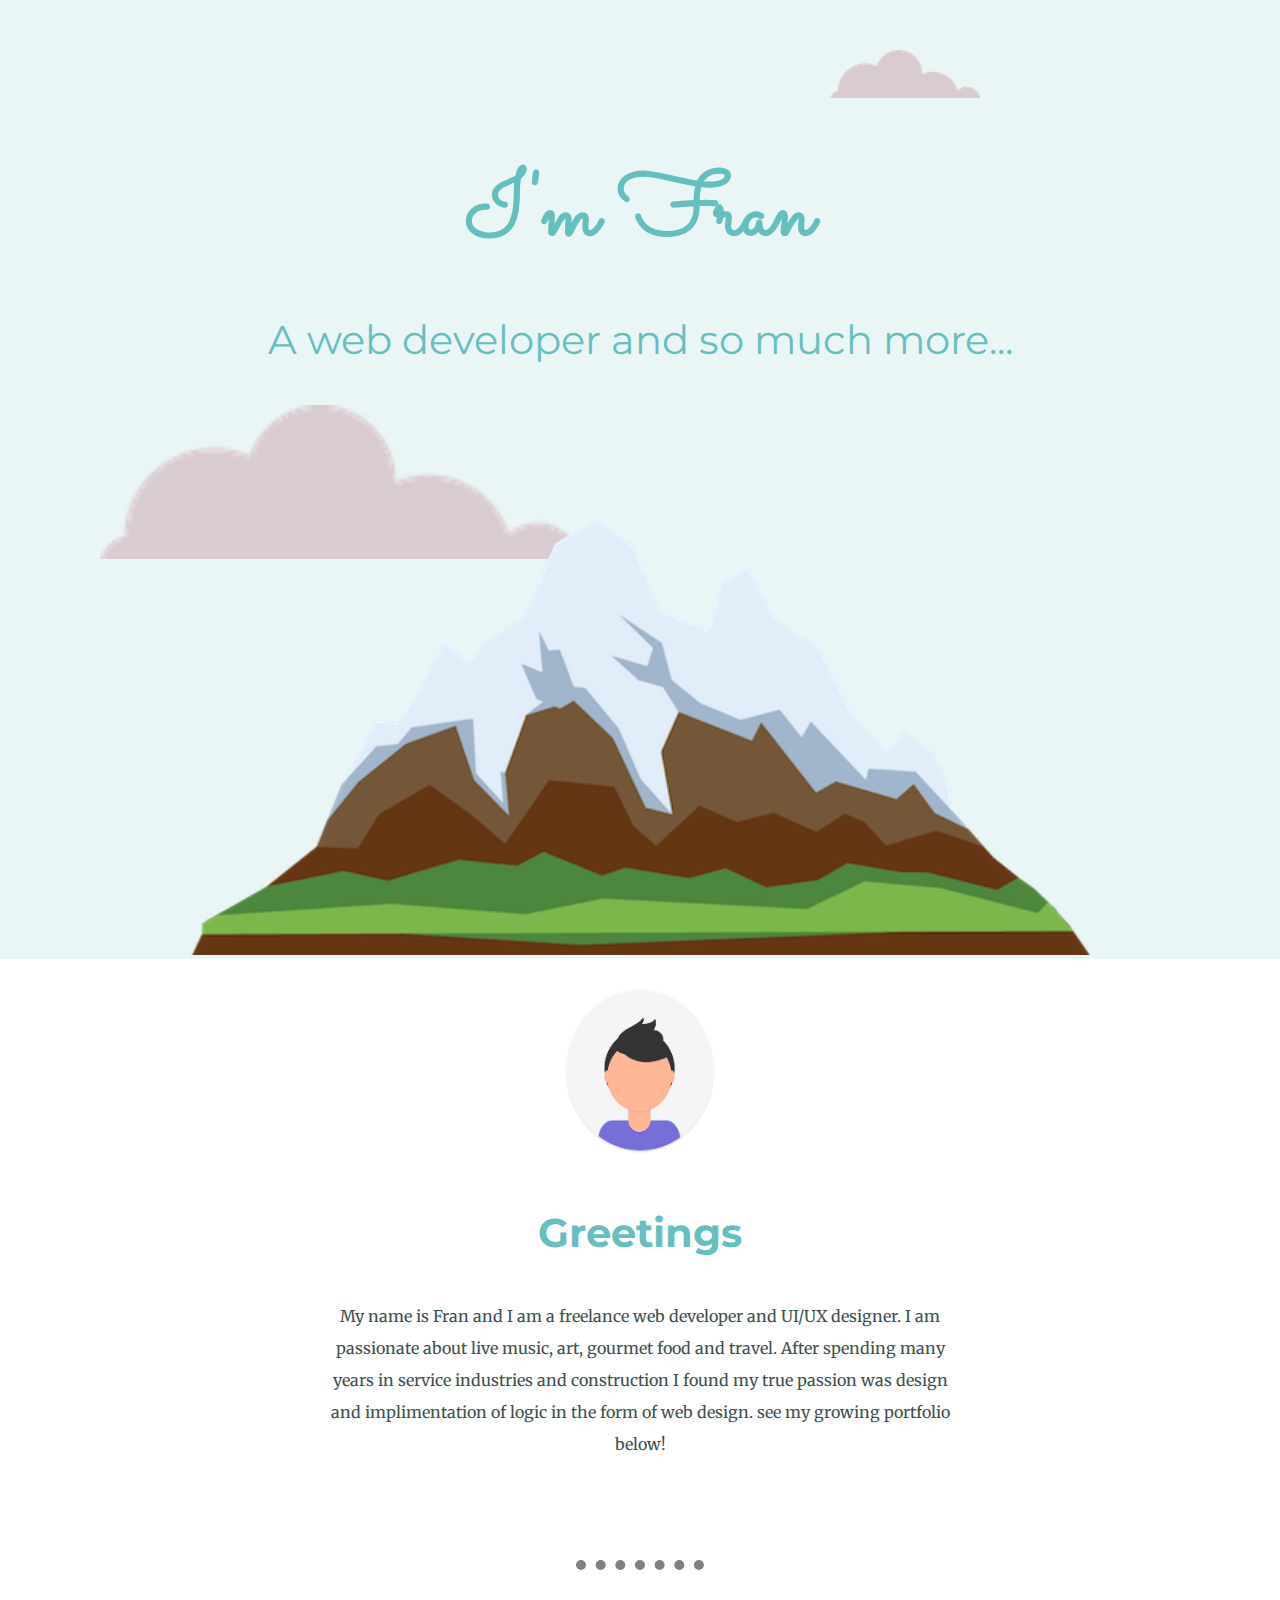
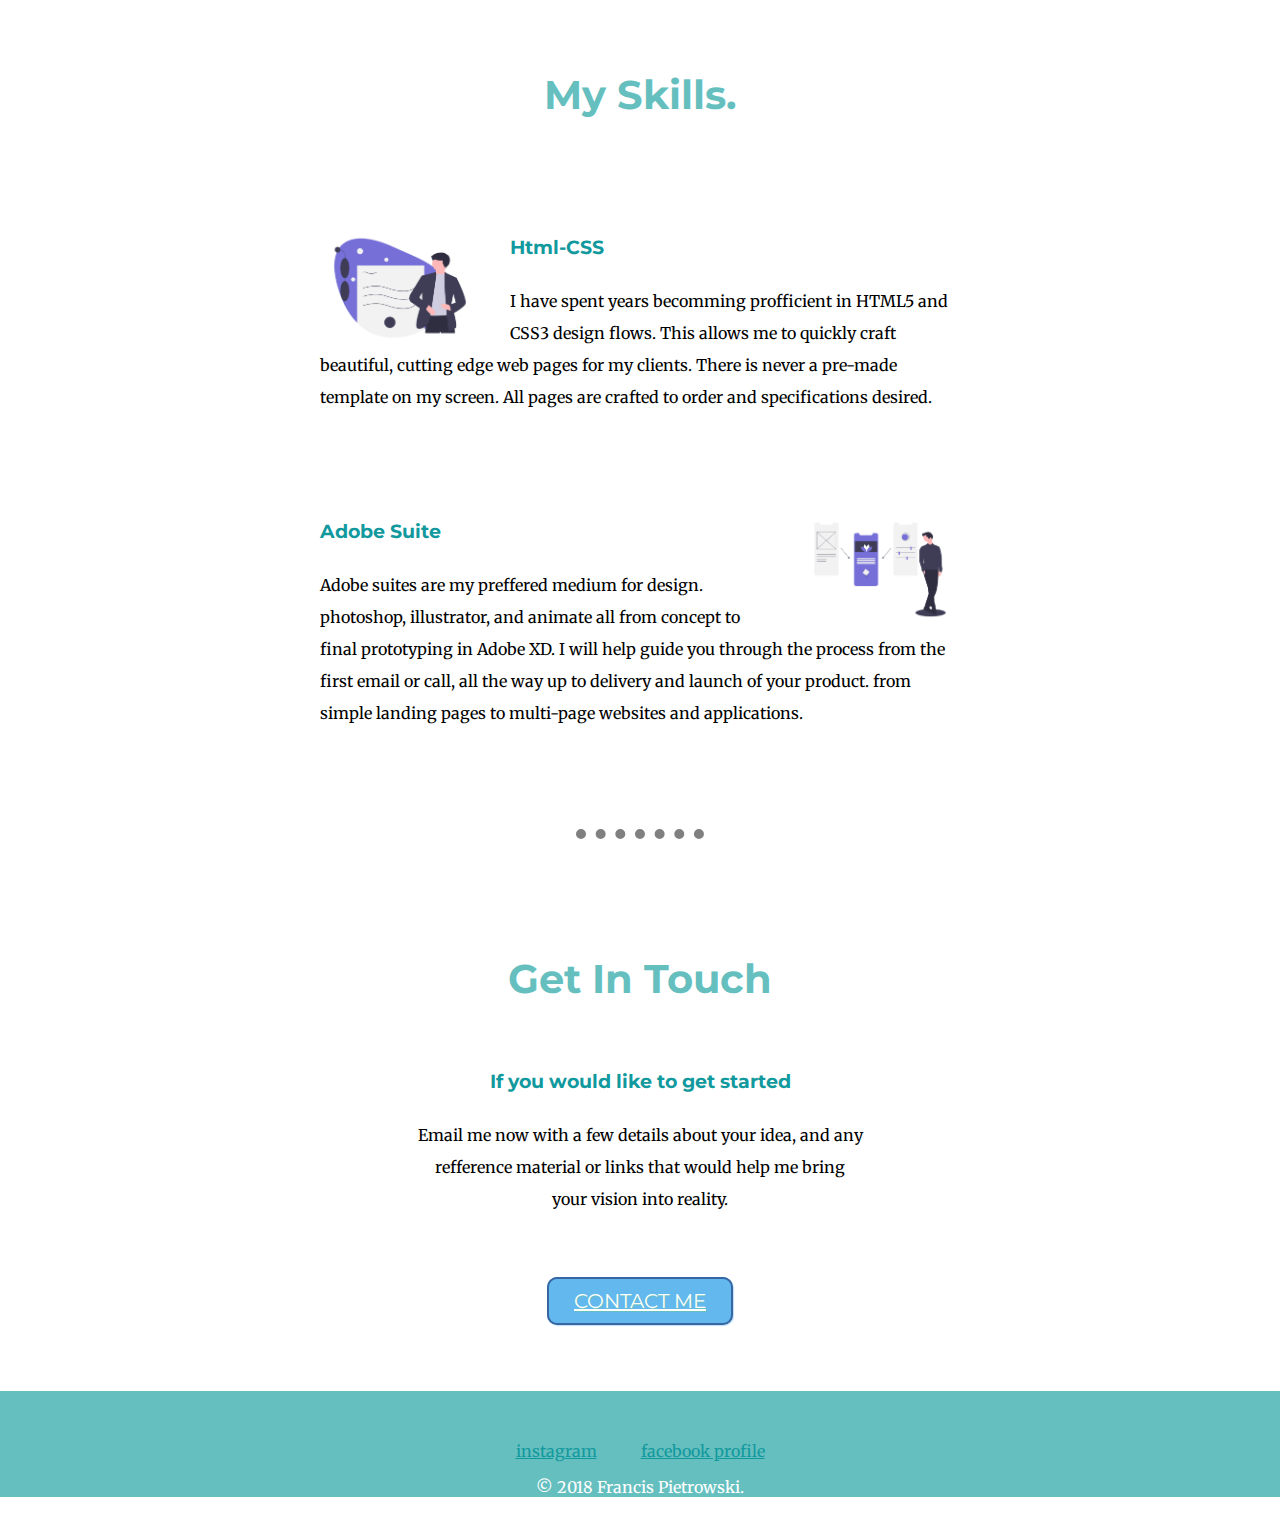
<file: index.html>
<!DOCTYPE html>
<html lang="en" dir="ltr">

<head>
  <meta charset="utf-8">
  <title>EmoViking</title>
  <link rel="stylesheet" href="css/styles.css">
  <link rel="icon" href="favicon.ico">
  <link href="https://fonts.googleapis.com/css?family=Cormorant+Upright|Great+Vibes|Merriweather|Montserrat|Sacramento|Satisfy&display=swap" rel="stylesheet">
</head>

<body>
  <div class="top-container">
    <img class="top-cloud" src="images/cloud.png" alt="cloud-img">
    <h1>I'm Fran</h1>
    <h2 class="intro-element">A web developer and so much more...</h2>
    <img class="bottom-cloud" src="images/cloud.png" alt="cloud-img">
    <img class="mountain" src="images/mountain.png" alt="mountain-img">
  </div>

  <div class="middle-container">
    <div class="profile">
      <img class="profile-pic" src="images/profile.png" alt="avatar">
      <h2>Greetings</h2>
      <p class="greeting-para">My name is Fran and I am a freelance web developer and UI/UX designer. I am passionate about live music, art, gourmet food and travel.
        After spending many years in service industries and construction I found my true passion was design and
        implimentation of logic in the form of web design. see my growing portfolio below!</p>
    </div>
    <hr>

    <div class="skills">
      <h2>My Skills.</h2>

      <div class="skill-row">
        <img class="skills-img" src="images/skills.png" alt="skills-img">
        <h3>Html-CSS</h3>
        <p>I have spent years becomming profficient in HTML5 and CSS3 design flows. This allows me to quickly craft beautiful, cutting edge web pages for my clients.
          There is never a pre-made template on my screen. All pages are crafted to order and specifications desired.</p>
      </div>

      <div class="skill-row">
        <img class="design" src="images/design.png" alt="adobe-img">
        <h3>Adobe Suite</h3>
        <p>Adobe suites are my preffered medium for design. photoshop, illustrator, and animate all from concept to final prototyping in Adobe XD.
          I will help guide you through the process from the first email or call, all the way up to delivery and
          launch of your product. from simple landing pages to multi-page websites and applications.</p>
      </div>

    </div>
    <hr>

    <div class="contact-me">
      <div class="before-btn">
        <h2>Get In Touch</h2>
        <h3>If you would like to get started</h3>
        <p>Email me now with a few details about your idea, and any refference material or links that would help me bring your vision into reality.</p>
      </div>
      <a class="btn" href="mailto:Franpietrowski@gmail.com">CONTACT ME</a>
    </div>
  </div>


  <div class="bottom-container">
    <a class="footer-link" href="https://www.instagram.com/emoviking/">instagram</a>
    <a class="footer-link" href="https://www.facebook.com/francis.pietrowski">facebook profile</a>
    <p class="copyright">© 2018 Francis Pietrowski.</p>
  </div>
</body>

</html>
</file>
<file: css/styles.css>
/******* head and body formatting******/
body {
  position: relative;
  margin: 0;
  text-align: center;
  font-family: 'Merriweather', serif;
  font-size: 1em;
}

h1 {
  font-size: 5.625rem;
  margin: 50px auto 0 auto;
  font-family: 'Sacramento', cursive;
  color: #66BFBF;
}

h2 {
  font-family: 'Montserrat', sans-serif;
  font-size: 2.5rem;
  color: #66BFBF;
  padding-bottom: 10px;
}

h3 {
  font-family: 'Montserrat', sans-serif;
  color: #11999E;
}

hr {
  margin: 100px auto 100px auto;
  border: none;
  border-bottom: 10px dotted grey;
  width: 10%;

}



/******* tag and class formatting******/
.top-container {
  position: relative;
  background-color: #EAF6F6;
  padding-top: 100px;
}

.intro-element {
  font-weight: normal;
  color: #66BFBF;
}

.top-cloud {
  position: absolute;
  top: 50px;
  right: 300px;
}

.bottom-cloud {
  position: absolute;
  width: 30em;
  bottom: 400px;
  left: 100px;
}

.mountain {
  padding-top: 10px;
  margin-bottom: 0;
  width: 56.25em;
  position: relative;
  bottom: 0;
  right: 0;
}

/*******middle-container-elements*****/
.middle-container {
  padding-top: 12px;
  background-color: white;
  background-size: 500px, auto;
}

.profile {
  margin: auto;
  width: 50%;
  text-align: center;

}

.greeting-para {
  line-height: 2;
  color: #40514E;
}

.skill-row {
  width: 50%;
  margin: 100px auto 100px auto;
  text-align: left;
  line-height: 2;
}

.skills-img {
  width: 25%;
  float: left;
  margin-right: 30px;
}

.design {
  width: 25%;
  float: right;
  margin-left: 30px;
}

.profile-pic {
  height: 200px;
  width: 200px;
}

.bottom-container {
  margin-top: 20px;
  padding-top: 50px;
  background-color: #66BFBF;
}

.footer-link {
  padding-left: 20px;
  padding-right: 20px;
  color: #11999E;
}

.contact-me {
  margin-left: auto;
  text-align: center;
  line-height: 2;
  padding-bottom: 50px;
}

.copyright {
  color: white;
}

.before-btn {
  width: 35%;
  margin: auto;
  padding-bottom: 50px;
}

.btn {
  margin: 50px auto;
  font-family: 'Montserrat', sans-serif;
  color: #FFFFFF;
  font-size: 20px;
  text-shadow: 1px 1px 0 #66BFBF;
  box-shadow: 1px 1px 1px #BEE2F9;
  padding: 10px 25px;
  -moz-border-radius: 10px;
  -webkit-border-radius: 10px;
  border-radius: 10px;
  border: 2px solid #3866A3;
  background: #63B8EE;
}
</file>
